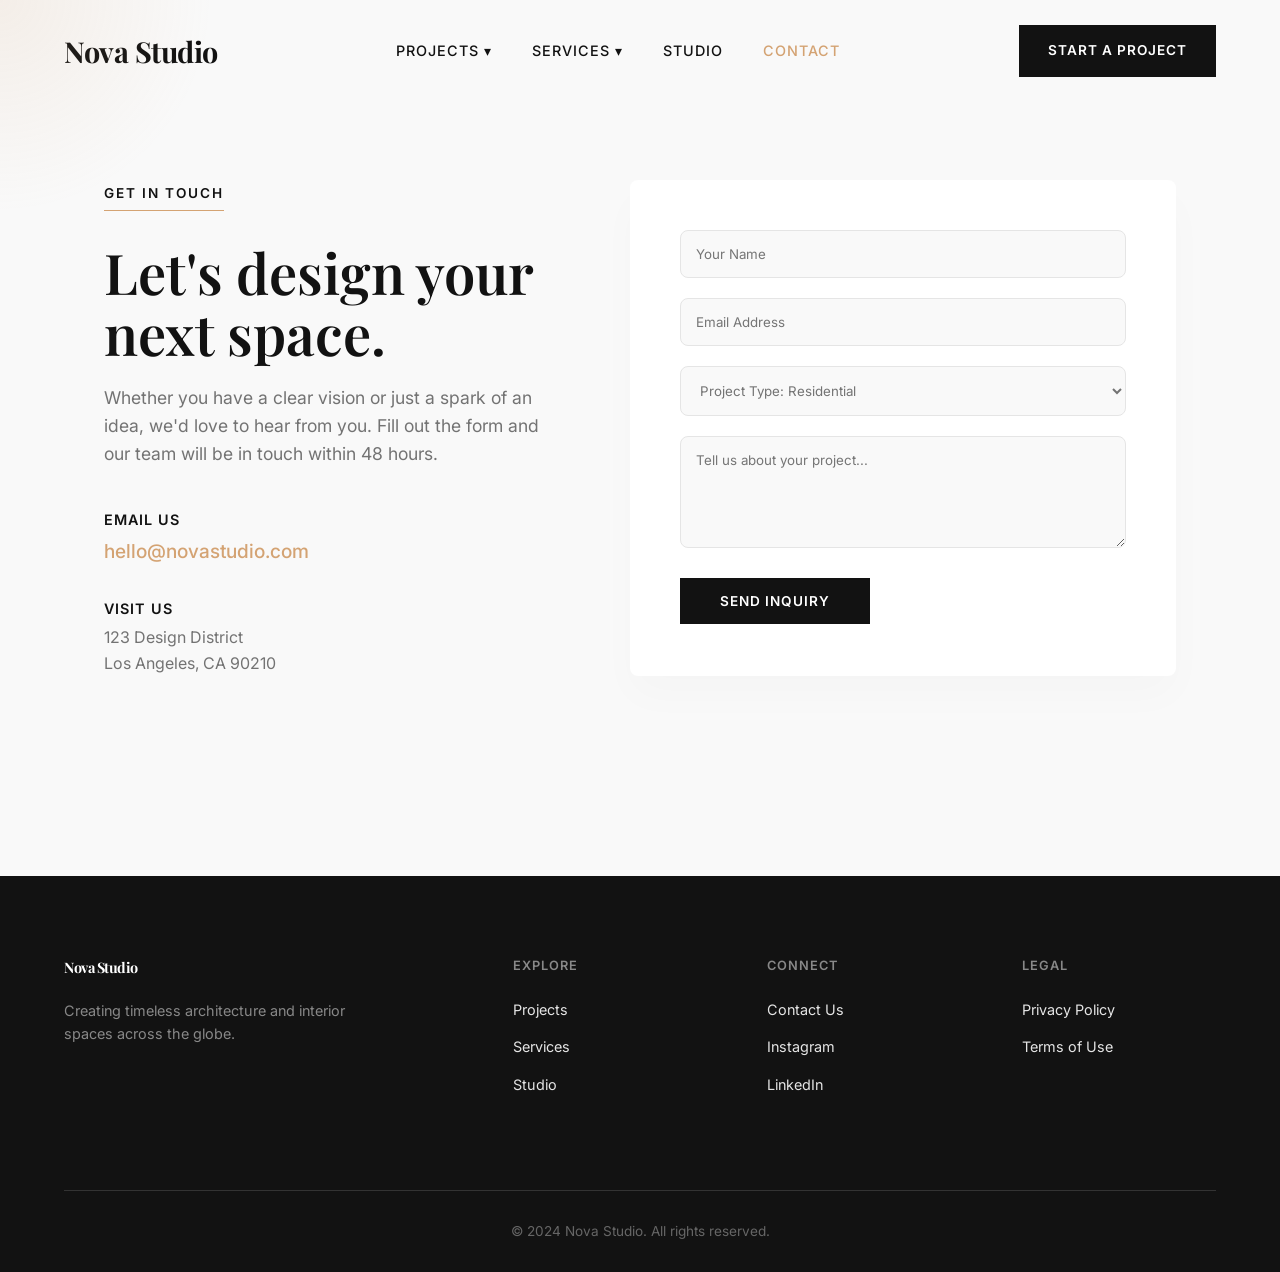
<file: contact.html>
<!DOCTYPE html>
<html lang="en">
<head>
    <meta charset="UTF-8">
    <meta name="viewport" content="width=device-width, initial-scale=1.0">
    <title>Contact | Nova Studio</title>
    <link rel="stylesheet" href="css/styles.css">
</head>
<body>
    <header>
        <a href="index.html" class="logo">Nova Studio</a>
        <ul class="nav-links">
            <li><a href="projects.html">Projects ▾</a>
                <div class="dropdown">
                    <div class="dropdown-column">
                        <h4>By Type</h4>
                        <a href="projects.html">Residential</a>
                        <a href="projects.html">Commercial</a>
                        <a href="projects.html">Hospitality</a>
                    </div>
                    <div class="dropdown-column">
                        <h4>By Status</h4>
                        <a href="projects.html">Completed</a>
                        <a href="projects.html">In Progress</a>
                        <a href="projects.html">Conceptual</a>
                    </div>
                </div>
            </li>
            <li><a href="services.html">Services ▾</a>
                <div class="dropdown">
                    <div class="dropdown-column">
                        <h4>Expertise</h4>
                        <a href="services.html">Architectural Design</a>
                        <a href="services.html">Interior Design</a>
                        <a href="services.html">Landscape</a>
                    </div>
                    <div class="dropdown-column">
                        <h4>Consulting</h4>
                        <a href="services.html">Master Planning</a>
                        <a href="services.html">3D Visualization</a>
                        <a href="services.html">Sustainability</a>
                    </div>
                </div>
            </li>
            <li><a href="studio.html">Studio</a></li>
            <li><a href="contact.html" style="color: var(--primary);">Contact</a></li>
        </ul>
        <a href="contact.html" class="btn btn-outline" style="background: var(--dark); color: var(--white);">Start a Project</a>
    </header>

    <section class="section" style="padding-top: 180px; max-width: 1200px; margin: 0 auto; display: flex; flex-wrap: wrap; gap: 80px;">
        <div style="flex: 1; min-width: 300px;">
            <span class="badge">Get in Touch</span>
            <h1 style="font-size: 3.5rem; margin-bottom: 20px; color: var(--dark); line-height: 1.1;">Let's design your next space.</h1>
            <p style="color: var(--text-light); font-size: 1.1rem; margin-bottom: 40px;">Whether you have a clear vision or just a spark of an idea, we'd love to hear from you. Fill out the form and our team will be in touch within 48 hours.</p>
            
            <div style="margin-bottom: 30px;">
                <h4 style="color: var(--dark); font-family: 'Inter', sans-serif; font-size: 0.9rem; text-transform: uppercase; letter-spacing: 1px; margin-bottom: 5px;">Email Us</h4>
                <p style="color: var(--primary); font-weight: 500; font-size: 1.2rem;">hello@novastudio.com</p>
            </div>
            <div>
                <h4 style="color: var(--dark); font-family: 'Inter', sans-serif; font-size: 0.9rem; text-transform: uppercase; letter-spacing: 1px; margin-bottom: 5px;">Visit Us</h4>
                <p style="color: var(--text-light);">123 Design District<br>Los Angeles, CA 90210</p>
            </div>
        </div>

        <div style="flex: 1; min-width: 300px; background: var(--white); padding: 50px; border-radius: var(--radius); box-shadow: 0 20px 40px rgba(0,0,0,0.02);">
            <form style="display: flex; flex-direction: column; gap: 20px;">
                <input type="text" placeholder="Your Name" required style="padding: 15px; border-radius: 8px; border: 1px solid var(--border); font-family: inherit; background: var(--light);">
                <input type="email" placeholder="Email Address" required style="padding: 15px; border-radius: 8px; border: 1px solid var(--border); font-family: inherit; background: var(--light);">
                <select style="padding: 15px; border-radius: 8px; border: 1px solid var(--border); font-family: inherit; background: var(--light); color: var(--text-light);">
                    <option>Project Type: Residential</option>
                    <option>Project Type: Commercial</option>
                    <option>Project Type: Hospitality</option>
                    <option>Other</option>
                </select>
                <textarea placeholder="Tell us about your project..." rows="5" required style="padding: 15px; border-radius: 8px; border: 1px solid var(--border); font-family: inherit; background: var(--light); resize: vertical;"></textarea>
                <button type="submit" class="btn btn-primary" style="align-self: flex-start; padding: 15px 40px; margin-top: 10px;">Send Inquiry</button>
            </form>
        </div>
    </section>

    <footer style="margin-top: 80px;">
        <div class="footer-grid">
            <div>
                <a href="index.html" class="logo">Nova Studio</a>
                <p style="color: #888; max-width: 300px; font-size: 0.9rem;">Creating timeless architecture and interior spaces across the globe.</p>
            </div>
            <div>
                <h4>Explore</h4>
                <ul>
                    <li><a href="projects.html">Projects</a></li>
                    <li><a href="services.html">Services</a></li>
                    <li><a href="studio.html">Studio</a></li>
                </ul>
            </div>
            <div>
                <h4>Connect</h4>
                <ul>
                    <li><a href="contact.html">Contact Us</a></li>
                    <li><a href="#">Instagram</a></li>
                    <li><a href="#">LinkedIn</a></li>
                </ul>
            </div>
            <div>
                <h4>Legal</h4>
                <ul>
                    <li><a href="#">Privacy Policy</a></li>
                    <li><a href="#">Terms of Use</a></li>
                </ul>
            </div>
        </div>
        <div class="footer-bottom">© 2024 Nova Studio. All rights reserved.</div>
    </footer>
    <script src="js/main.js"></script>
</body>
</html>
</file>
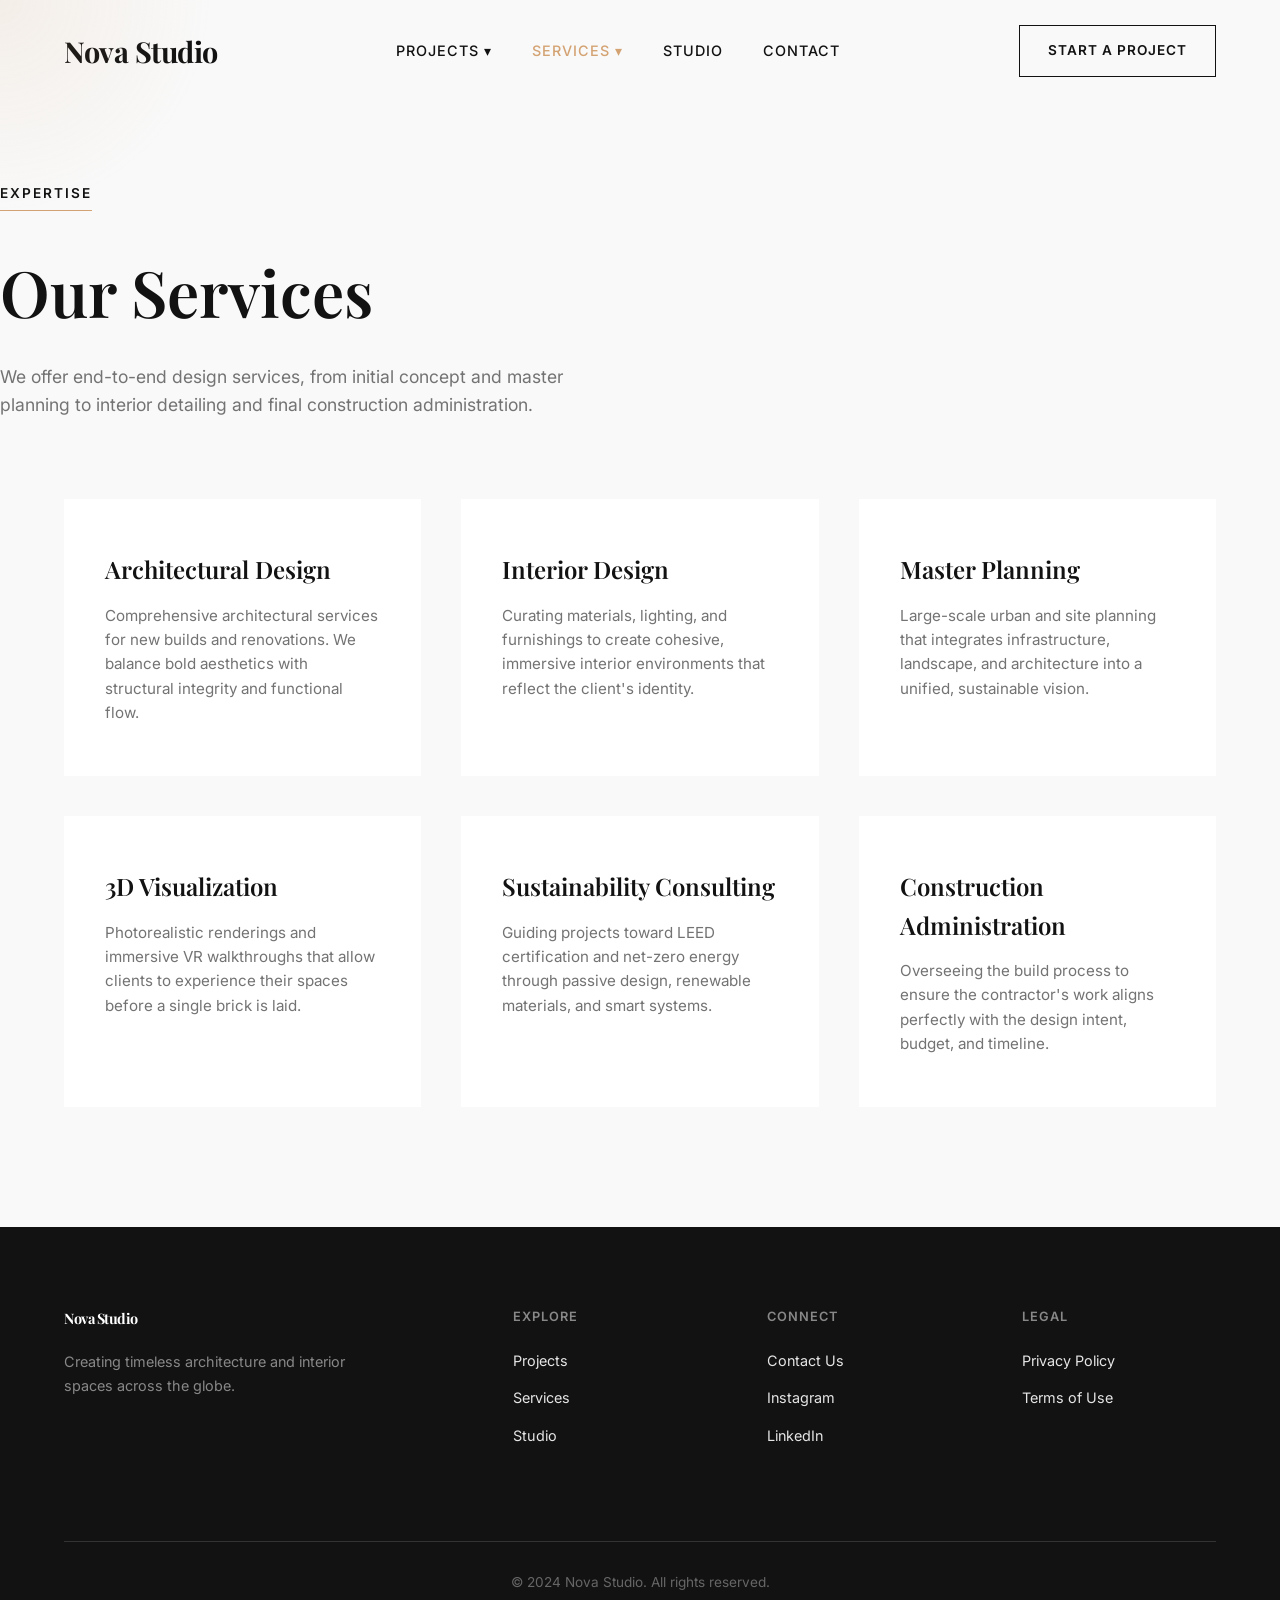
<file: services.html>
<!DOCTYPE html>
<html lang="en">
<head>
    <meta charset="UTF-8">
    <meta name="viewport" content="width=device-width, initial-scale=1.0">
    <title>Services | Nova Studio</title>
    <link rel="stylesheet" href="css/styles.css">
</head>
<body>
    <header>
        <a href="index.html" class="logo">Nova Studio</a>
        <ul class="nav-links">
            <li><a href="projects.html">Projects ▾</a>
                <div class="dropdown">
                    <div class="dropdown-column">
                        <h4>By Type</h4>
                        <a href="projects.html">Residential</a>
                        <a href="projects.html">Commercial</a>
                        <a href="projects.html">Hospitality</a>
                    </div>
                    <div class="dropdown-column">
                        <h4>By Status</h4>
                        <a href="projects.html">Completed</a>
                        <a href="projects.html">In Progress</a>
                        <a href="projects.html">Conceptual</a>
                    </div>
                </div>
            </li>
            <li><a href="services.html" style="color: var(--primary);">Services ▾</a>
                <div class="dropdown">
                    <div class="dropdown-column">
                        <h4>Expertise</h4>
                        <a href="services.html">Architectural Design</a>
                        <a href="services.html">Interior Design</a>
                        <a href="services.html">Landscape</a>
                    </div>
                    <div class="dropdown-column">
                        <h4>Consulting</h4>
                        <a href="services.html">Master Planning</a>
                        <a href="services.html">3D Visualization</a>
                        <a href="services.html">Sustainability</a>
                    </div>
                </div>
            </li>
            <li><a href="studio.html">Studio</a></li>
            <li><a href="contact.html">Contact</a></li>
        </ul>
        <a href="contact.html" class="btn btn-outline">Start a Project</a>
    </header>

    <div class="page-header">
        <span class="badge">Expertise</span>
        <h1>Our Services</h1>
        <p>We offer end-to-end design services, from initial concept and master planning to interior detailing and final construction administration.</p>
    </div>

    <section class="section" style="padding-top: 20px;">
        <div class="grid-3">
            <div class="card">
                <h3>Architectural Design</h3>
                <p style="margin-top: 15px;">Comprehensive architectural services for new builds and renovations. We balance bold aesthetics with structural integrity and functional flow.</p>
            </div>
            <div class="card">
                <h3>Interior Design</h3>
                <p style="margin-top: 15px;">Curating materials, lighting, and furnishings to create cohesive, immersive interior environments that reflect the client's identity.</p>
            </div>
            <div class="card">
                <h3>Master Planning</h3>
                <p style="margin-top: 15px;">Large-scale urban and site planning that integrates infrastructure, landscape, and architecture into a unified, sustainable vision.</p>
            </div>
            <div class="card">
                <h3>3D Visualization</h3>
                <p style="margin-top: 15px;">Photorealistic renderings and immersive VR walkthroughs that allow clients to experience their spaces before a single brick is laid.</p>
            </div>
            <div class="card">
                <h3>Sustainability Consulting</h3>
                <p style="margin-top: 15px;">Guiding projects toward LEED certification and net-zero energy through passive design, renewable materials, and smart systems.</p>
            </div>
            <div class="card">
                <h3>Construction Administration</h3>
                <p style="margin-top: 15px;">Overseeing the build process to ensure the contractor's work aligns perfectly with the design intent, budget, and timeline.</p>
            </div>
        </div>
    </section>

    <footer>
        <div class="footer-grid">
            <div>
                <a href="index.html" class="logo">Nova Studio</a>
                <p style="color: #888; max-width: 300px; font-size: 0.9rem;">Creating timeless architecture and interior spaces across the globe.</p>
            </div>
            <div>
                <h4>Explore</h4>
                <ul>
                    <li><a href="projects.html">Projects</a></li>
                    <li><a href="services.html">Services</a></li>
                    <li><a href="studio.html">Studio</a></li>
                </ul>
            </div>
            <div>
                <h4>Connect</h4>
                <ul>
                    <li><a href="contact.html">Contact Us</a></li>
                    <li><a href="#">Instagram</a></li>
                    <li><a href="#">LinkedIn</a></li>
                </ul>
            </div>
            <div>
                <h4>Legal</h4>
                <ul>
                    <li><a href="#">Privacy Policy</a></li>
                    <li><a href="#">Terms of Use</a></li>
                </ul>
            </div>
        </div>
        <div class="footer-bottom">© 2024 Nova Studio. All rights reserved.</div>
    </footer>
    <script src="js/main.js"></script>
</body>
</html>
</file>
<file: css/styles.css>
@import url('https://fonts.googleapis.com/css2?family=Inter:wght@300;400;500;600&family=Playfair+Display:ital,wght@0,400;0,600;0,700;1,400&display=swap');

:root {
    --primary: #D4A373; /* Warm Gold/Sand */
    --primary-hover: #B88A5D;
    --dark: #121212; /* Almost Black */
    --dark-lighter: #1E1E1E;
    --light: #F9F9F9;
    --text-main: #2A2A2A;
    --text-light: #737373;
    --text-on-dark: #E5E5E5;
    --white: #FFFFFF;
    --border: #E5E5E5;
    --radius: 8px;
    --transition: all 0.4s cubic-bezier(0.25, 1, 0.5, 1);
}

* {
    margin: 0;
    padding: 0;
    box-sizing: border-box;
}

body {
    font-family: 'Inter', sans-serif;
    background-color: var(--light);
    color: var(--text-main);
    line-height: 1.6;
    overflow-x: hidden;
}

h1, h2, h3, h4 {
    font-family: 'Playfair Display', serif;
    font-weight: 600;
}

/* Custom Cursor Highlight - Warm Gold */
.cursor-highlight {
    position: fixed;
    top: 0;
    left: 0;
    width: 500px;
    height: 500px;
    background: radial-gradient(circle, rgba(212, 163, 115, 0.12) 0%, rgba(212, 163, 115, 0) 60%);
    border-radius: 50%;
    transform: translate(-50%, -50%);
    pointer-events: none;
    z-index: 9999;
    transition: transform 0.1s ease-out;
}

/* Three.js Canvas */
#canvas-container {
    position: absolute;
    top: 0;
    right: 0;
    width: 55%;
    height: 100vh;
    z-index: -1;
}

/* Navigation */
header {
    position: fixed;
    top: 0;
    left: 0;
    width: 100%;
    padding: 25px 5%;
    display: flex;
    justify-content: space-between;
    align-items: center;
    z-index: 1000;
    transition: var(--transition);
    background: transparent;
}

header.scrolled {
    background: rgba(249, 249, 249, 0.95);
    backdrop-filter: blur(10px);
    padding: 15px 5%;
    border-bottom: 1px solid var(--border);
}

.logo {
    font-family: 'Playfair Display', serif;
    font-size: 1.8rem;
    font-weight: 700;
    color: var(--dark);
    text-decoration: none;
    letter-spacing: -0.5px;
}

.nav-links {
    display: flex;
    gap: 40px;
    list-style: none;
}

.nav-links > li {
    position: relative;
}

.nav-links a {
    text-decoration: none;
    color: var(--dark);
    font-weight: 500;
    font-size: 0.9rem;
    text-transform: uppercase;
    letter-spacing: 1px;
    transition: var(--transition);
}

.nav-links a:hover {
    color: var(--primary);
}

/* Mega Menu Dropdown */
.dropdown {
    position: absolute;
    top: 150%;
    left: -20px;
    background: var(--white);
    border-radius: var(--radius);
    box-shadow: 0 30px 60px rgba(0,0,0,0.08);
    padding: 30px;
    width: 500px;
    display: grid;
    grid-template-columns: 1fr 1fr;
    gap: 20px;
    opacity: 0;
    visibility: hidden;
    transform: translateY(10px);
    transition: var(--transition);
    border: 1px solid var(--border);
}

.nav-links > li:hover .dropdown {
    opacity: 1;
    visibility: visible;
    transform: translateY(0);
}

.dropdown-column h4 {
    font-size: 0.8rem;
    font-family: 'Inter', sans-serif;
    text-transform: uppercase;
    color: var(--text-light);
    letter-spacing: 1px;
    margin-bottom: 15px;
}

.dropdown-column a {
    display: block;
    padding: 8px 0;
    font-size: 0.9rem;
    text-transform: none;
    letter-spacing: 0;
    font-weight: 400;
}

/* Buttons */
.btn {
    padding: 14px 28px;
    font-family: 'Inter', sans-serif;
    font-size: 0.85rem;
    text-transform: uppercase;
    letter-spacing: 1px;
    font-weight: 600;
    text-decoration: none;
    transition: var(--transition);
    display: inline-flex;
    align-items: center;
    justify-content: center;
    cursor: pointer;
    border: none;
}

.btn-primary {
    background: var(--dark);
    color: var(--white);
}
.btn-primary:hover {
    background: var(--primary);
    color: var(--dark);
}

.btn-outline {
    background: transparent;
    border: 1px solid var(--dark);
    color: var(--dark);
}
.btn-outline:hover {
    background: var(--dark);
    color: var(--white);
}

/* Hero Section */
.hero {
    min-height: 100vh;
    padding: 150px 5% 100px;
    display: flex;
    align-items: center;
    position: relative;
}

.hero-content {
    max-width: 650px;
    z-index: 10;
}

.badge {
    border-bottom: 1px solid var(--primary);
    padding-bottom: 5px;
    font-size: 0.85rem;
    font-weight: 600;
    text-transform: uppercase;
    letter-spacing: 2px;
    display: inline-block;
    margin-bottom: 30px;
    color: var(--dark);
}

.hero h1 {
    font-size: 5rem;
    line-height: 1.05;
    color: var(--dark);
    margin-bottom: 30px;
}

.hero p {
    font-size: 1.1rem;
    color: var(--text-light);
    margin-bottom: 40px;
    max-width: 500px;
}

/* Layout Grids */
.section { padding: 120px 5%; }
.page-header { padding-top: 180px; padding-bottom: 60px; max-width: 1400px; margin: 0 auto; }
.page-header h1 { font-size: 4rem; color: var(--dark); margin-bottom: 20px; }
.page-header p { color: var(--text-light); max-width: 600px; font-size: 1.1rem; }

.grid-3 {
    display: grid;
    grid-template-columns: repeat(auto-fit, minmax(320px, 1fr));
    gap: 40px;
    max-width: 1400px;
    margin: 0 auto;
}

.card {
    background: var(--white);
    padding: 50px 40px;
    transition: var(--transition);
    border: 1px solid transparent;
}
.card:hover {
    border-color: var(--primary);
    transform: translateY(-10px);
    box-shadow: 0 20px 40px rgba(0,0,0,0.03);
}
.card h3 { font-size: 1.5rem; margin-bottom: 15px; color: var(--dark); }
.card p { color: var(--text-light); font-size: 0.95rem; }

/* Dark Section */
.dark-section {
    background: var(--dark);
    color: var(--text-on-dark);
    padding: 120px 5%;
}
.dark-section h2 { color: var(--white); font-size: 3rem; margin-bottom: 60px; text-align: center; }
.dark-section .card {
    background: var(--dark-lighter);
    border-color: rgba(255,255,255,0.05);
}
.dark-section .card h3 { color: var(--white); }
.dark-section .card p { color: #999; }
.dark-section .card:hover { border-color: var(--primary); }

/* Footer */
footer {
    background: var(--dark);
    padding: 80px 5% 30px;
    color: var(--text-on-dark);
}
.footer-grid {
    display: grid;
    grid-template-columns: 2fr 1fr 1fr 1fr;
    gap: 60px;
    margin-bottom: 60px;
    max-width: 1400px;
    margin: 0 auto 80px;
}
.footer-grid .logo { color: var(--white); margin-bottom: 20px; display: block;}
.footer-grid h4 { font-family: 'Inter', sans-serif; font-size: 0.8rem; text-transform: uppercase; letter-spacing: 1px; color: #888; margin-bottom: 20px; }
.footer-grid ul { list-style: none; }
.footer-grid ul li { margin-bottom: 12px; }
.footer-grid a { color: var(--text-on-dark); text-decoration: none; font-size: 0.9rem; transition: var(--transition); }
.footer-grid a:hover { color: var(--primary); }
.footer-bottom { text-align: center; color: #666; padding-top: 30px; border-top: 1px solid #333; font-size: 0.85rem; }

@media (max-width: 968px) {
    .hero h1 { font-size: 3.5rem; }
    .nav-links { display: none; }
    #canvas-container { width: 100%; opacity: 0.3; }
    .footer-grid { grid-template-columns: 1fr 1fr; }
}
@media (max-width: 600px) {
    .footer-grid { grid-template-columns: 1fr; }
    .hero h1 { font-size: 2.8rem; }
    .page-header h1 { font-size: 2.8rem; }
}
</file>
